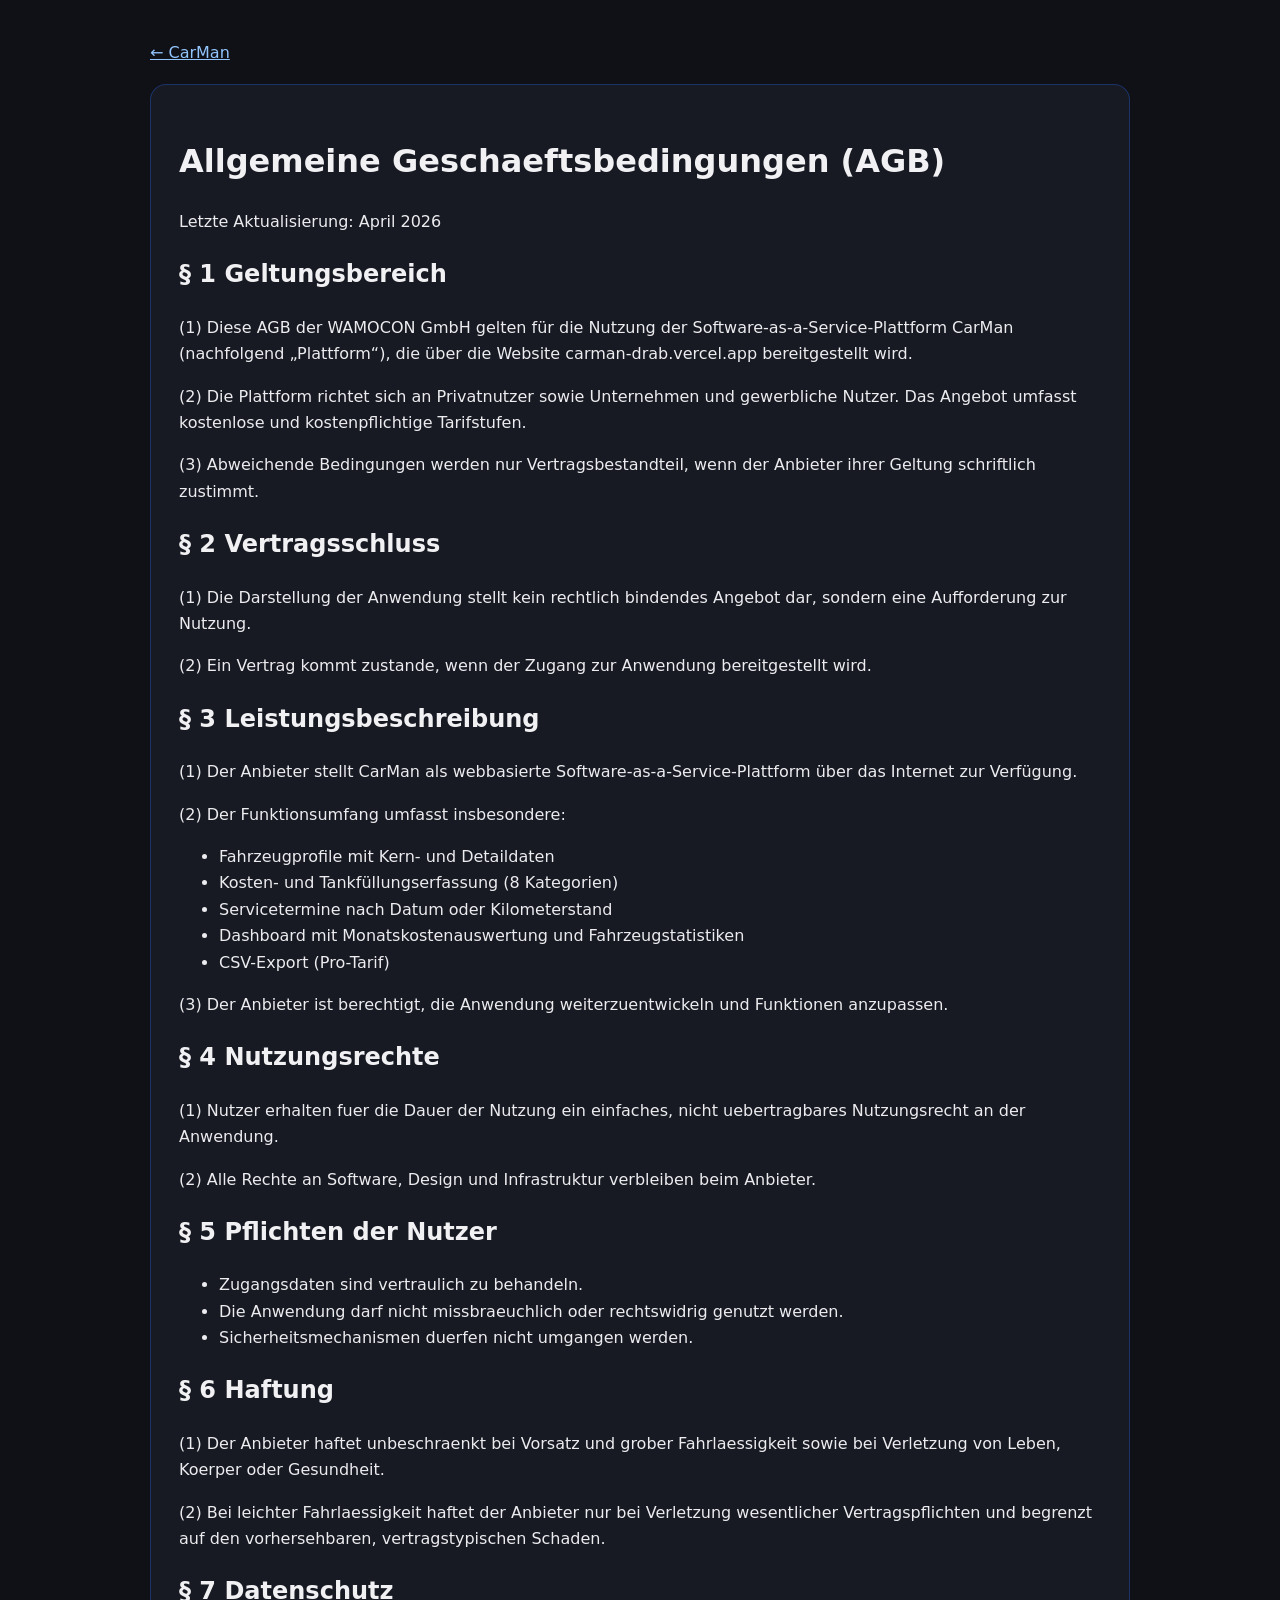
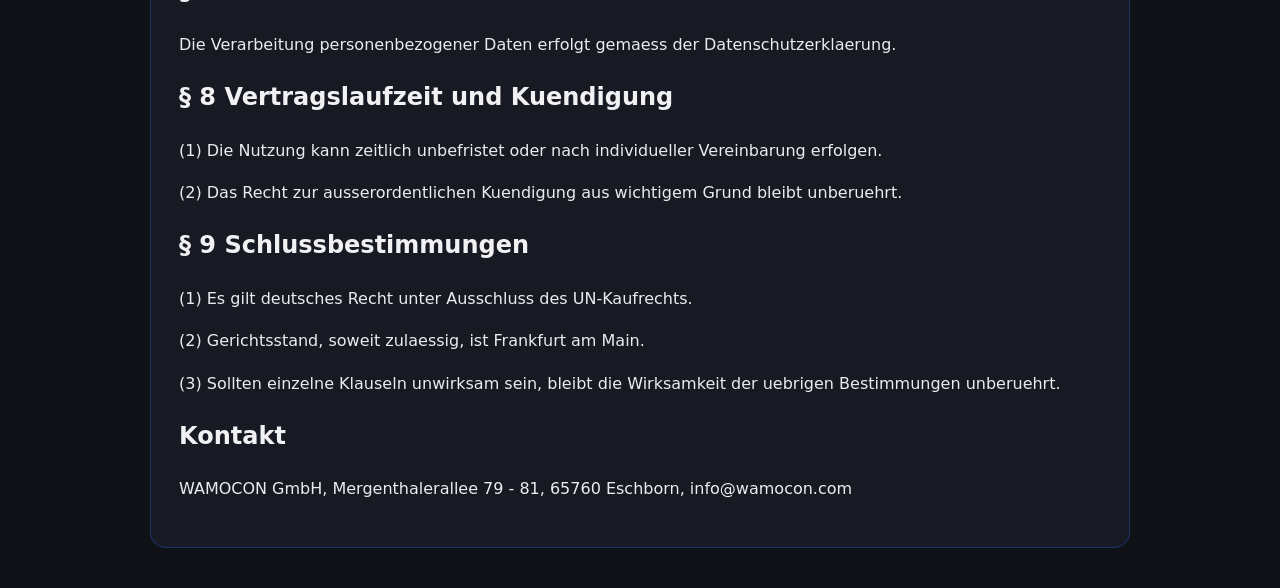
<file: agb.html>
﻿<!DOCTYPE html>
<html lang="de">
<head>
  <meta charset="UTF-8">
  <meta name="viewport" content="width=device-width, initial-scale=1.0">
  <title>AGB | CarMan</title>
  <style>
    body{font-family:Inter,system-ui,sans-serif;background:#0f1117;color:#ececf0;margin:0;line-height:1.65}
    .wrap{max-width:980px;margin:0 auto;padding:40px 20px}
    .card{background:#171a22;border:1px solid rgba(37,99,235,.35);border-radius:16px;padding:28px}
    h1,h2{color:#f1f1f4}
    a{color:#93c5fd}
    .top{margin-bottom:18px}
  </style>
</head>
<body>
  <div class="wrap">
    <div class="top"><a href="index.html">&larr; CarMan</a></div>
    <div class="card">
      <h1>Allgemeine Geschaeftsbedingungen (AGB)</h1>
      <p>Letzte Aktualisierung: April 2026</p>

      <h2>§ 1 Geltungsbereich</h2>
      <p>(1) Diese AGB der WAMOCON GmbH gelten für die Nutzung der Software-as-a-Service-Plattform CarMan (nachfolgend „Plattform“), die über die Website carman-drab.vercel.app bereitgestellt wird.</p>
      <p>(2) Die Plattform richtet sich an Privatnutzer sowie Unternehmen und gewerbliche Nutzer. Das Angebot umfasst kostenlose und kostenpflichtige Tarifstufen.</p>
      <p>(3) Abweichende Bedingungen werden nur Vertragsbestandteil, wenn der Anbieter ihrer Geltung schriftlich zustimmt.</p>

      <h2>§ 2 Vertragsschluss</h2>
      <p>(1) Die Darstellung der Anwendung stellt kein rechtlich bindendes Angebot dar, sondern eine Aufforderung zur Nutzung.</p>
      <p>(2) Ein Vertrag kommt zustande, wenn der Zugang zur Anwendung bereitgestellt wird.</p>

      <h2>§ 3 Leistungsbeschreibung</h2>
      <p>(1) Der Anbieter stellt CarMan als webbasierte Software-as-a-Service-Plattform über das Internet zur Verfügung.</p>
      <p>(2) Der Funktionsumfang umfasst insbesondere:</p>
      <ul>
        <li>Fahrzeugprofile mit Kern- und Detaildaten</li>
        <li>Kosten- und Tankfüllungserfassung (8 Kategorien)</li>
        <li>Servicetermine nach Datum oder Kilometerstand</li>
        <li>Dashboard mit Monatskostenauswertung und Fahrzeugstatistiken</li>
        <li>CSV-Export (Pro-Tarif)</li>
      </ul>
      <p>(3) Der Anbieter ist berechtigt, die Anwendung weiterzuentwickeln und Funktionen anzupassen.</p>

      <h2>§ 4 Nutzungsrechte</h2>
      <p>(1) Nutzer erhalten fuer die Dauer der Nutzung ein einfaches, nicht uebertragbares Nutzungsrecht an der Anwendung.</p>
      <p>(2) Alle Rechte an Software, Design und Infrastruktur verbleiben beim Anbieter.</p>

      <h2>§ 5 Pflichten der Nutzer</h2>
      <ul>
        <li>Zugangsdaten sind vertraulich zu behandeln.</li>
        <li>Die Anwendung darf nicht missbraeuchlich oder rechtswidrig genutzt werden.</li>
        <li>Sicherheitsmechanismen duerfen nicht umgangen werden.</li>
      </ul>

      <h2>§ 6 Haftung</h2>
      <p>(1) Der Anbieter haftet unbeschraenkt bei Vorsatz und grober Fahrlaessigkeit sowie bei Verletzung von Leben, Koerper oder Gesundheit.</p>
      <p>(2) Bei leichter Fahrlaessigkeit haftet der Anbieter nur bei Verletzung wesentlicher Vertragspflichten und begrenzt auf den vorhersehbaren, vertragstypischen Schaden.</p>

      <h2>§ 7 Datenschutz</h2>
      <p>Die Verarbeitung personenbezogener Daten erfolgt gemaess der Datenschutzerklaerung.</p>

      <h2>§ 8 Vertragslaufzeit und Kuendigung</h2>
      <p>(1) Die Nutzung kann zeitlich unbefristet oder nach individueller Vereinbarung erfolgen.</p>
      <p>(2) Das Recht zur ausserordentlichen Kuendigung aus wichtigem Grund bleibt unberuehrt.</p>

      <h2>§ 9 Schlussbestimmungen</h2>
      <p>(1) Es gilt deutsches Recht unter Ausschluss des UN-Kaufrechts.</p>
      <p>(2) Gerichtsstand, soweit zulaessig, ist Frankfurt am Main.</p>
      <p>(3) Sollten einzelne Klauseln unwirksam sein, bleibt die Wirksamkeit der uebrigen Bestimmungen unberuehrt.</p>

      <h2>Kontakt</h2>
      <p>WAMOCON GmbH, Mergenthalerallee 79 - 81, 65760 Eschborn, info@wamocon.com</p>
    </div>
  </div>
</body>
</html>
</file>
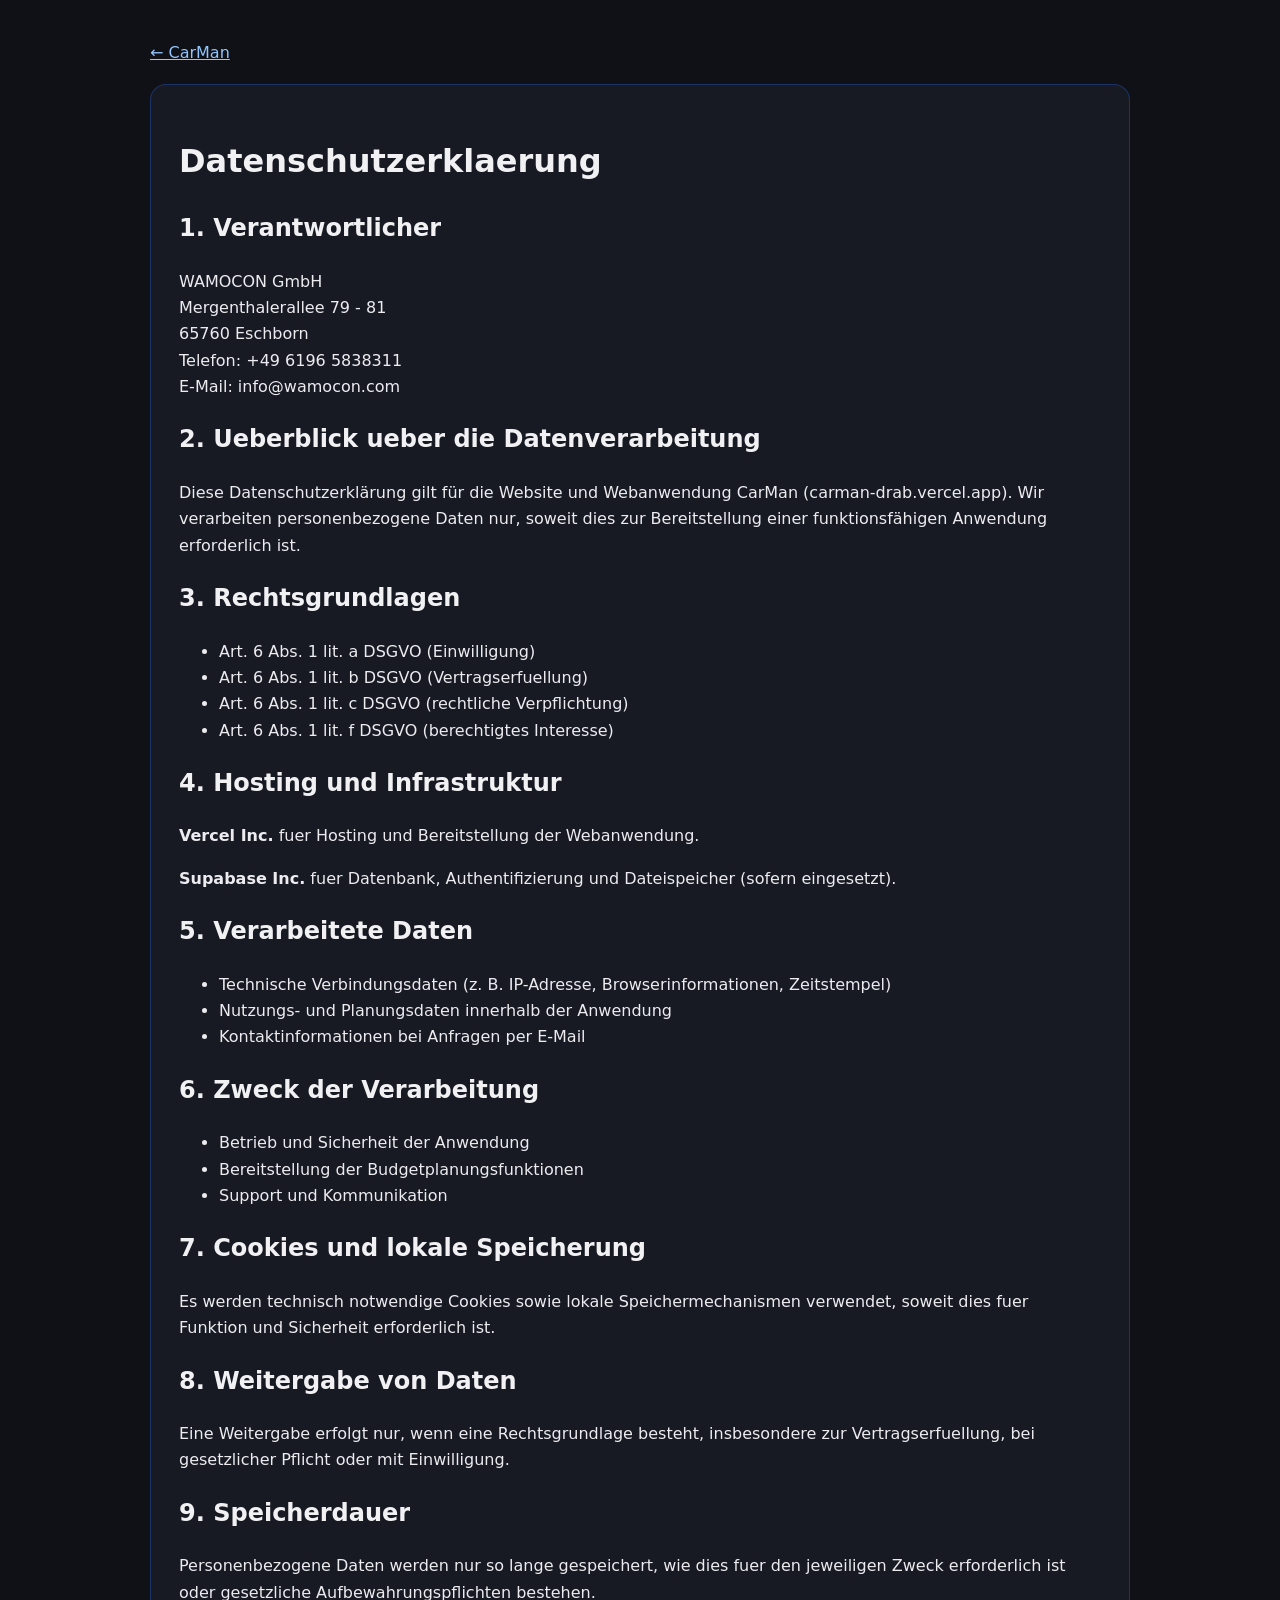
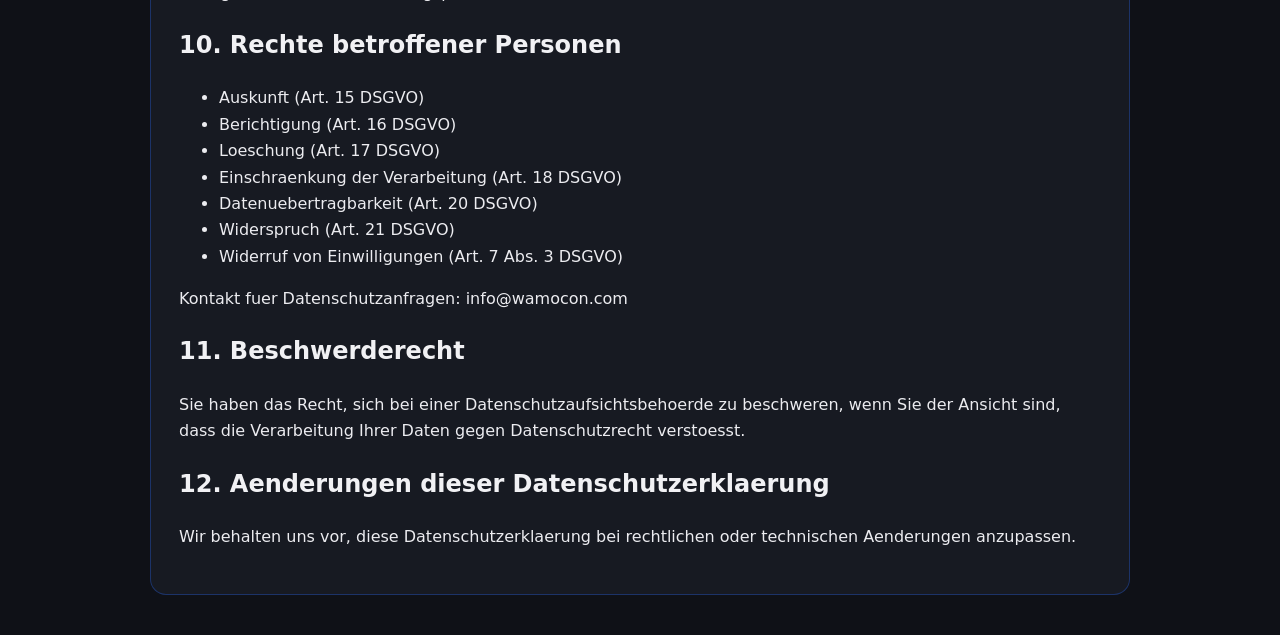
<file: datenschutz.html>
﻿<!DOCTYPE html>
<html lang="de">
<head>
  <meta charset="UTF-8">
  <meta name="viewport" content="width=device-width, initial-scale=1.0">
  <title>Datenschutz | CarMan</title>
  <style>
    body{font-family:Inter,system-ui,sans-serif;background:#0f1117;color:#ececf0;margin:0;line-height:1.65}
    .wrap{max-width:980px;margin:0 auto;padding:40px 20px}
    .card{background:#171a22;border:1px solid rgba(37,99,235,.35);border-radius:16px;padding:28px}
    h1,h2{color:#f1f1f4}
    a{color:#93c5fd}
    .top{margin-bottom:18px}
  </style>
</head>
<body>
  <div class="wrap">
    <div class="top"><a href="index.html">&larr; CarMan</a></div>
    <div class="card">
      <h1>Datenschutzerklaerung</h1>

      <h2>1. Verantwortlicher</h2>
      <p>
        WAMOCON GmbH<br>
        Mergenthalerallee 79 - 81<br>
        65760 Eschborn<br>
        Telefon: +49 6196 5838311<br>
        E-Mail: info@wamocon.com
      </p>

      <h2>2. Ueberblick ueber die Datenverarbeitung</h2>
      <p>Diese Datenschutzerklärung gilt für die Website und Webanwendung CarMan (carman-drab.vercel.app). Wir verarbeiten personenbezogene Daten nur, soweit dies zur Bereitstellung einer funktionsfähigen Anwendung erforderlich ist.</p>

      <h2>3. Rechtsgrundlagen</h2>
      <ul>
        <li>Art. 6 Abs. 1 lit. a DSGVO (Einwilligung)</li>
        <li>Art. 6 Abs. 1 lit. b DSGVO (Vertragserfuellung)</li>
        <li>Art. 6 Abs. 1 lit. c DSGVO (rechtliche Verpflichtung)</li>
        <li>Art. 6 Abs. 1 lit. f DSGVO (berechtigtes Interesse)</li>
      </ul>

      <h2>4. Hosting und Infrastruktur</h2>
      <p><strong>Vercel Inc.</strong> fuer Hosting und Bereitstellung der Webanwendung.</p>
      <p><strong>Supabase Inc.</strong> fuer Datenbank, Authentifizierung und Dateispeicher (sofern eingesetzt).</p>

      <h2>5. Verarbeitete Daten</h2>
      <ul>
        <li>Technische Verbindungsdaten (z. B. IP-Adresse, Browserinformationen, Zeitstempel)</li>
        <li>Nutzungs- und Planungsdaten innerhalb der Anwendung</li>
        <li>Kontaktinformationen bei Anfragen per E-Mail</li>
      </ul>

      <h2>6. Zweck der Verarbeitung</h2>
      <ul>
        <li>Betrieb und Sicherheit der Anwendung</li>
        <li>Bereitstellung der Budgetplanungsfunktionen</li>
        <li>Support und Kommunikation</li>
      </ul>

      <h2>7. Cookies und lokale Speicherung</h2>
      <p>Es werden technisch notwendige Cookies sowie lokale Speichermechanismen verwendet, soweit dies fuer Funktion und Sicherheit erforderlich ist.</p>

      <h2>8. Weitergabe von Daten</h2>
      <p>Eine Weitergabe erfolgt nur, wenn eine Rechtsgrundlage besteht, insbesondere zur Vertragserfuellung, bei gesetzlicher Pflicht oder mit Einwilligung.</p>

      <h2>9. Speicherdauer</h2>
      <p>Personenbezogene Daten werden nur so lange gespeichert, wie dies fuer den jeweiligen Zweck erforderlich ist oder gesetzliche Aufbewahrungspflichten bestehen.</p>

      <h2>10. Rechte betroffener Personen</h2>
      <ul>
        <li>Auskunft (Art. 15 DSGVO)</li>
        <li>Berichtigung (Art. 16 DSGVO)</li>
        <li>Loeschung (Art. 17 DSGVO)</li>
        <li>Einschraenkung der Verarbeitung (Art. 18 DSGVO)</li>
        <li>Datenuebertragbarkeit (Art. 20 DSGVO)</li>
        <li>Widerspruch (Art. 21 DSGVO)</li>
        <li>Widerruf von Einwilligungen (Art. 7 Abs. 3 DSGVO)</li>
      </ul>
      <p>Kontakt fuer Datenschutzanfragen: info@wamocon.com</p>

      <h2>11. Beschwerderecht</h2>
      <p>Sie haben das Recht, sich bei einer Datenschutzaufsichtsbehoerde zu beschweren, wenn Sie der Ansicht sind, dass die Verarbeitung Ihrer Daten gegen Datenschutzrecht verstoesst.</p>

      <h2>12. Aenderungen dieser Datenschutzerklaerung</h2>
      <p>Wir behalten uns vor, diese Datenschutzerklaerung bei rechtlichen oder technischen Aenderungen anzupassen.</p>
    </div>
  </div>
</body>
</html>
</file>
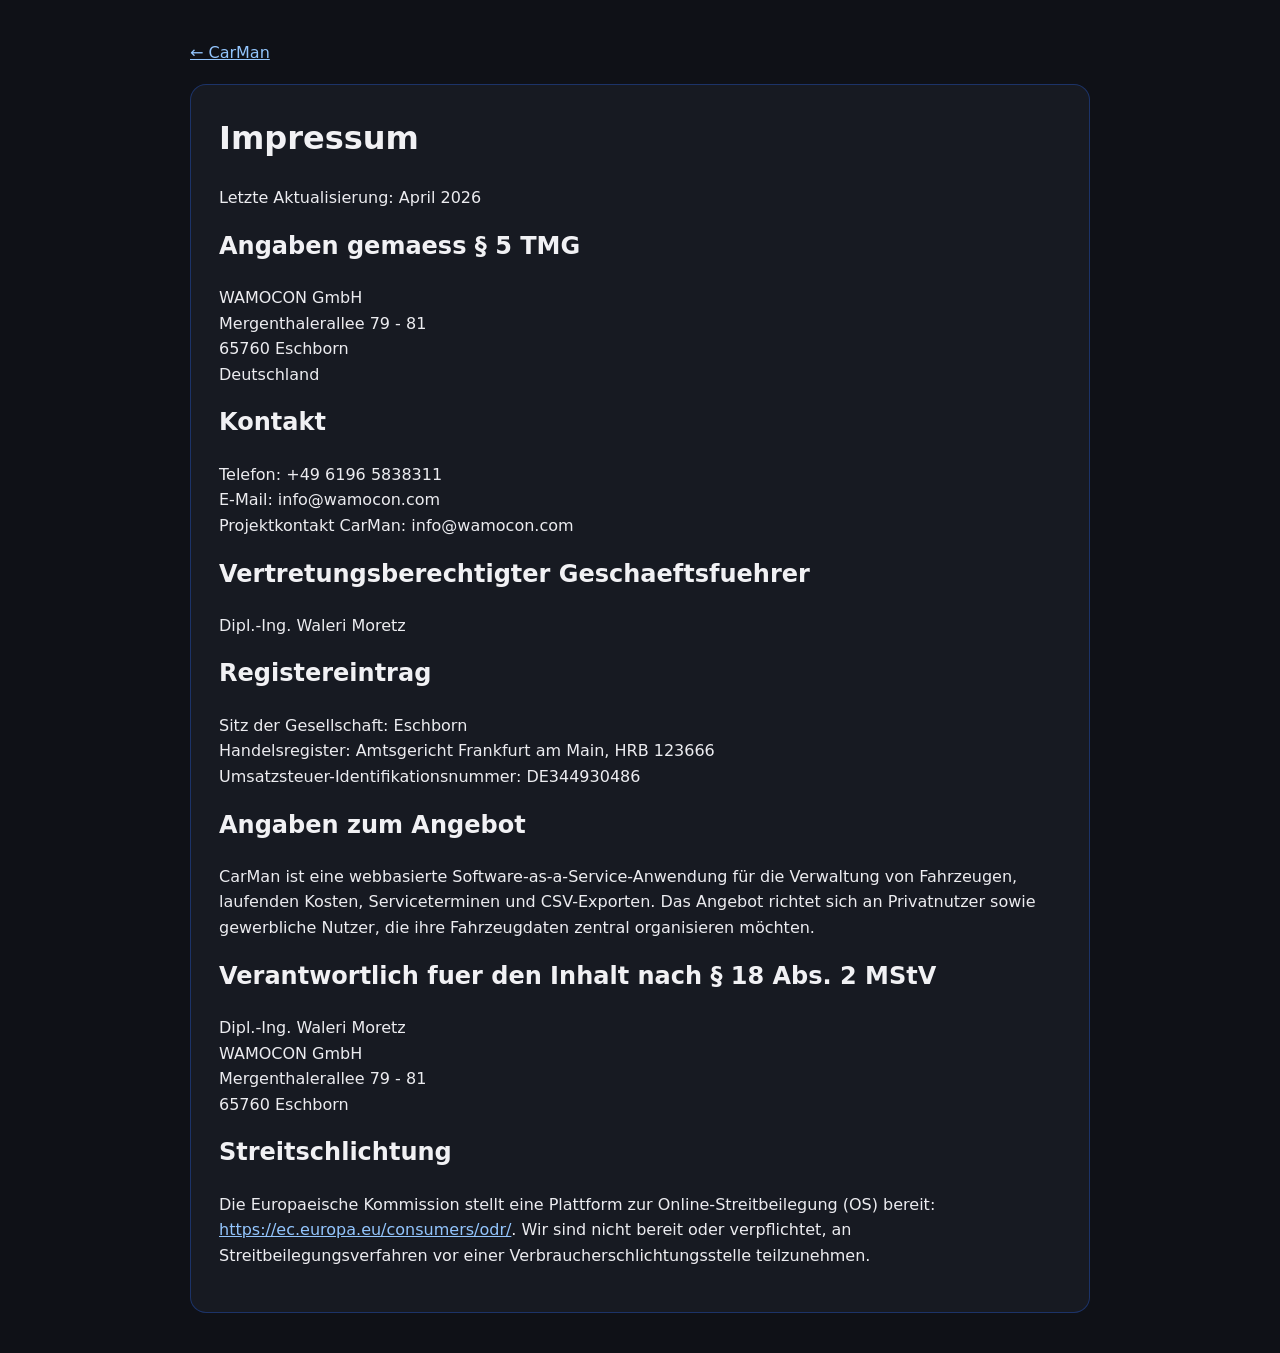
<file: impressum.html>
<!DOCTYPE html>
<html lang="de">
<head>
  <meta charset="UTF-8">
  <meta name="viewport" content="width=device-width, initial-scale=1.0">
  <title>Impressum | CarMan</title>
  <style>
    body{font-family:Inter,system-ui,sans-serif;background:#0f1117;color:#ececf0;margin:0;line-height:1.6}
    .wrap{max-width:900px;margin:0 auto;padding:40px 20px}
    .card{background:#171a22;border:1px solid rgba(37,99,235,.35);border-radius:16px;padding:28px}
    h1,h2{margin-top:0;color:#f1f1f4}
    a{color:#93c5fd}
    .top{margin-bottom:18px}
  </style>
</head>
<body>
  <div class="wrap">
    <div class="top"><a href="index.html">&larr; CarMan</a></div>
    <div class="card">
      <h1>Impressum</h1>
      <p>Letzte Aktualisierung: April 2026</p>

      <h2>Angaben gemaess § 5 TMG</h2>
      <p>
        WAMOCON GmbH<br>
        Mergenthalerallee 79 - 81<br>
        65760 Eschborn<br>
        Deutschland
      </p>

      <h2>Kontakt</h2>
      <p>
        Telefon: +49 6196 5838311<br>
        E-Mail: info@wamocon.com<br>
        Projektkontakt CarMan: info@wamocon.com
      </p>

      <h2>Vertretungsberechtigter Geschaeftsfuehrer</h2>
      <p>Dipl.-Ing. Waleri Moretz</p>

      <h2>Registereintrag</h2>
      <p>
        Sitz der Gesellschaft: Eschborn<br>
        Handelsregister: Amtsgericht Frankfurt am Main, HRB 123666<br>
        Umsatzsteuer-Identifikationsnummer: DE344930486
      </p>

      <h2>Angaben zum Angebot</h2>
      <p>
        CarMan ist eine webbasierte Software-as-a-Service-Anwendung für die Verwaltung von Fahrzeugen, laufenden Kosten, Serviceterminen und CSV-Exporten. Das Angebot richtet sich an Privatnutzer sowie gewerbliche Nutzer, die ihre Fahrzeugdaten zentral organisieren möchten.
      </p>

      <h2>Verantwortlich fuer den Inhalt nach § 18 Abs. 2 MStV</h2>
      <p>
        Dipl.-Ing. Waleri Moretz<br>
        WAMOCON GmbH<br>
        Mergenthalerallee 79 - 81<br>
        65760 Eschborn
      </p>

      <h2>Streitschlichtung</h2>
      <p>
        Die Europaeische Kommission stellt eine Plattform zur Online-Streitbeilegung (OS) bereit:
        <a href="https://ec.europa.eu/consumers/odr/" target="_blank" rel="noopener noreferrer">https://ec.europa.eu/consumers/odr/</a>.
        Wir sind nicht bereit oder verpflichtet, an Streitbeilegungsverfahren vor einer Verbraucherschlichtungsstelle teilzunehmen.
      </p>
    </div>
  </div>
</body>
</html>
</file>
